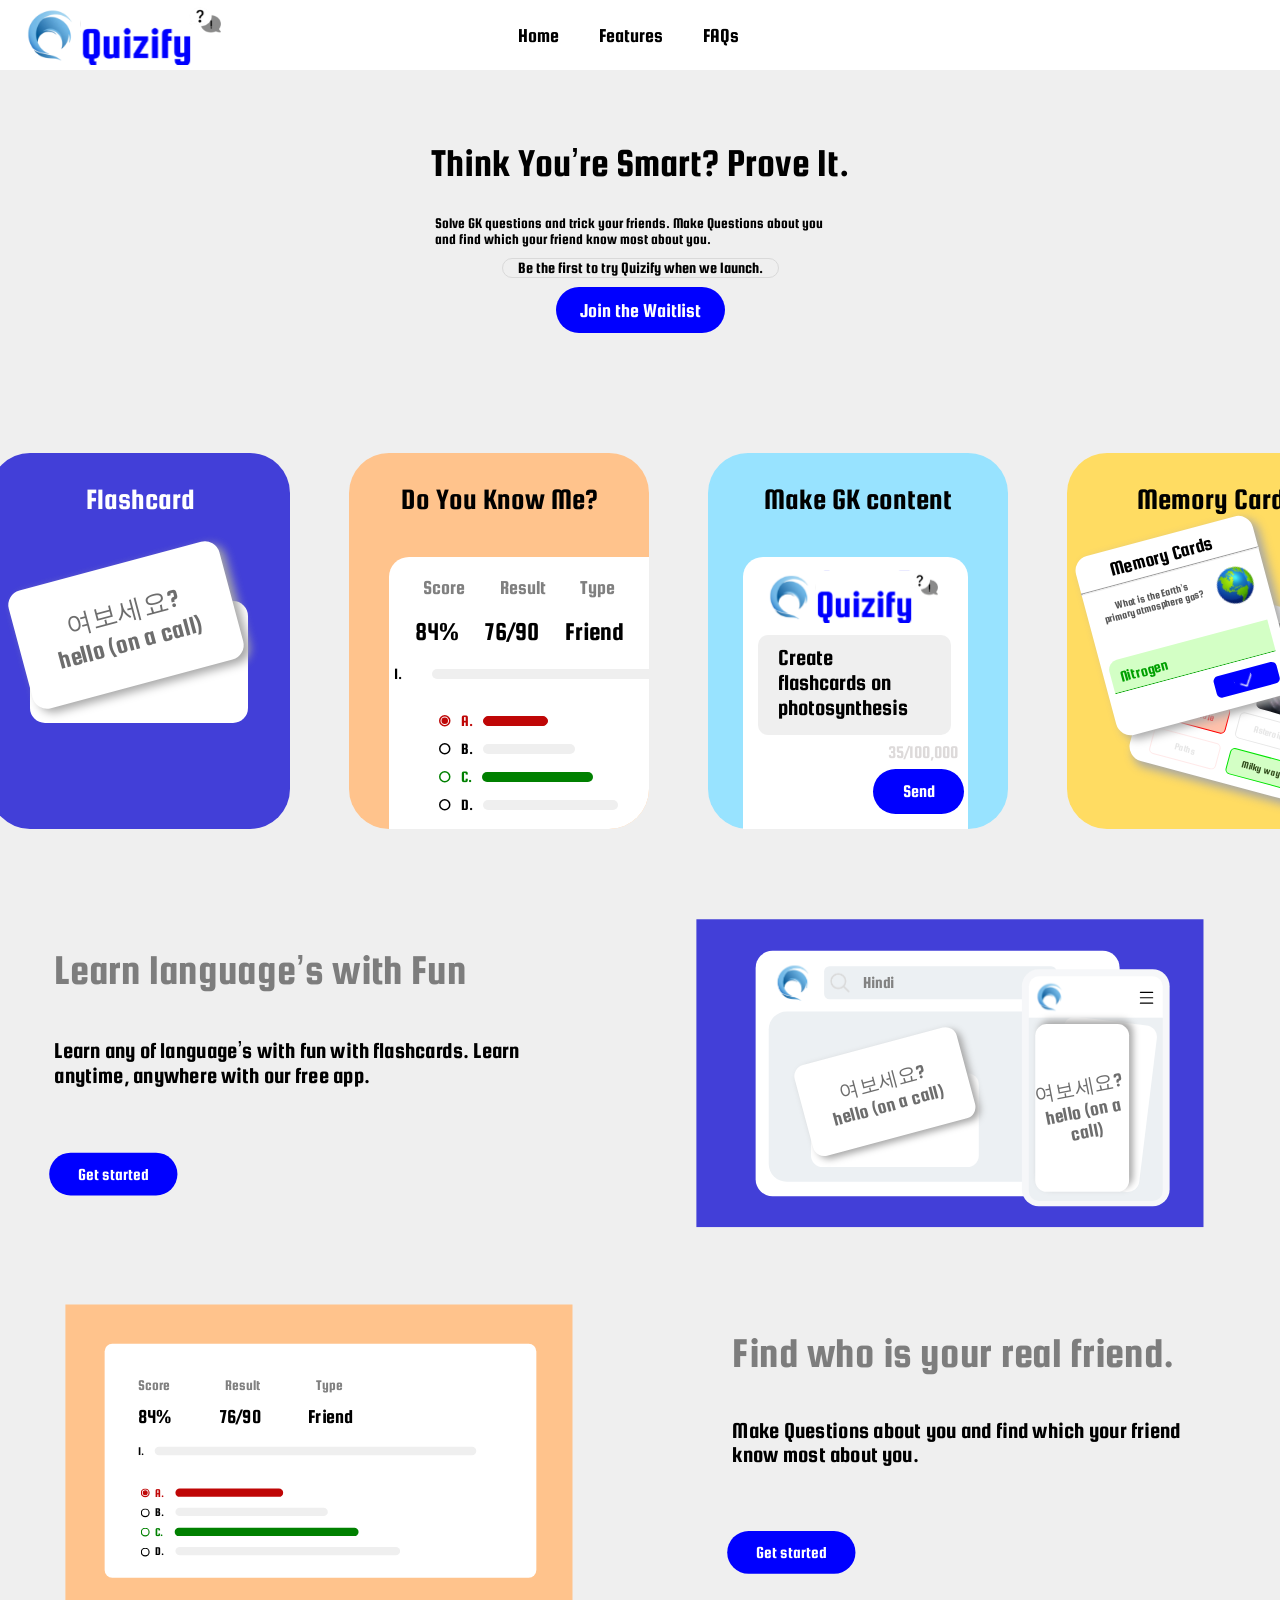
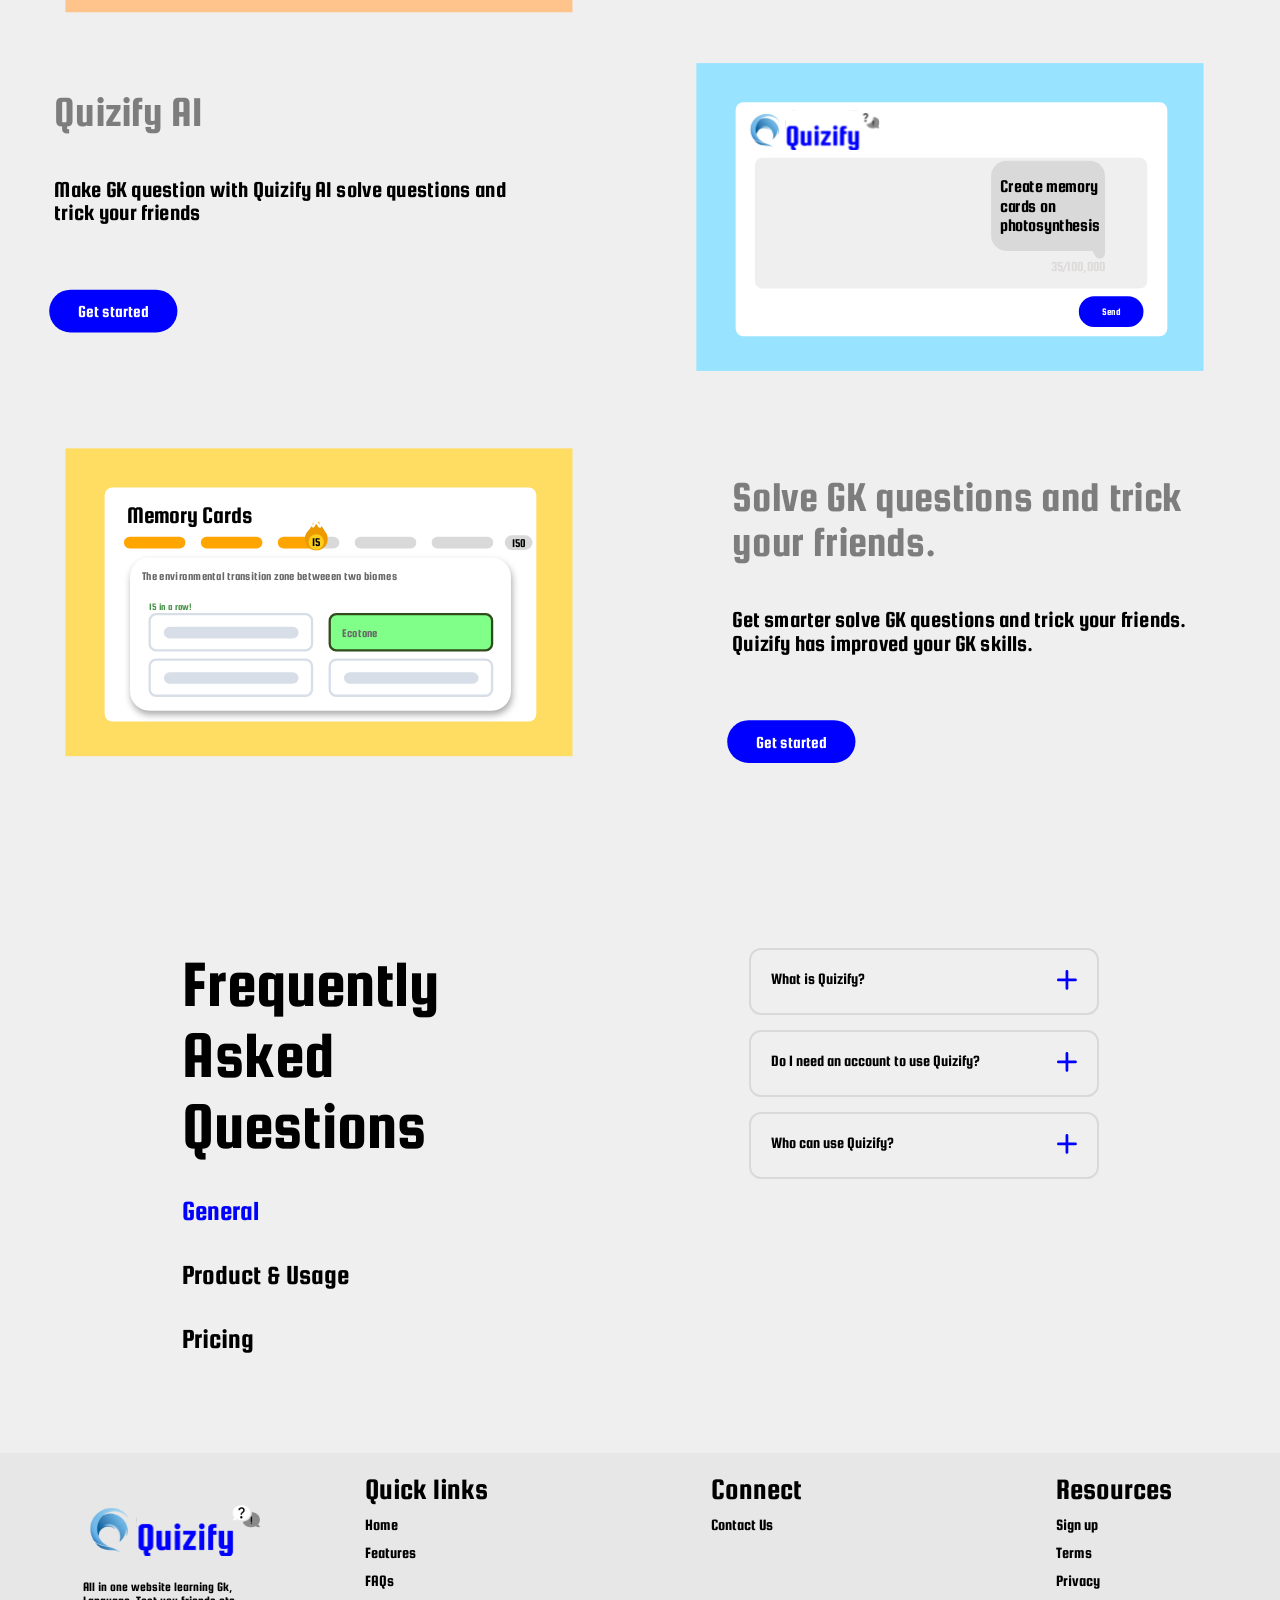
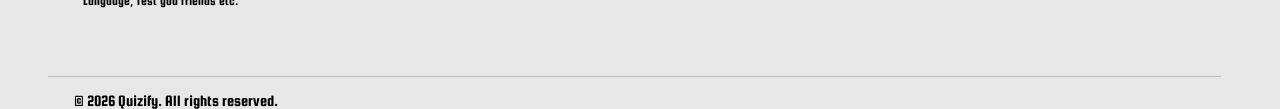
<file: index.html>
<!DOCTYPE html>
<html lang="en">

<head>
    <meta charset="UTF-8">
    <meta name="viewport" content="width=device-width, initial-scale=1.0">
    <title>Quizify</title>
    <link rel="stylesheet" href="style.css">
    <link rel="shortcut icon" href="Assests/logo.svg" type="image/x-icon">
    <script defer src="script.js"></script>
</head>

<body>

    <nav>
        <div class="logo"><a href="index.html"><img src="Assests/Quizify.svg" height="60"></a></div>
        <div class="Quick_links">
            <button><a href="#Home">Home</a></button>
            <button><a href="#Features">Features</a></button>
            <button><a href="#FAQs">FAQs</a></button>
        </div>
        <div class="hamburger">
            <div id="menuToggle">
                <input type="checkbox" id="menuCheckbox" />
                <span></span>
                <span></span>
                <span></span>
                <ul id="menu">
                    <li>
                        <a href="#Home">
                            <label for="menuCheckbox" onclick="this.parentNode.click();">Home</label>
                        </a>
                    </li>
                    <li>
                        <a href="#Features">
                            <label for="menuCheckbox" onclick="this.parentNode.click();">Features</label>
                        </a>
                    </li>
                    <li>
                        <a href="#FAQs">
                            <label for="menuCheckbox" onclick="this.parentNode.click();">Faqs</label>
                        </a>
                    </li>
                </ul>
            </div>
        </div>
    </nav>
    <div class="main_section" id="Home">
        <div class="herosection">
            <h1 class="hero_title">Think You’re Smart? Prove It.</h1>
            <p>Solve GK questions and trick your friends. Make Questions about you and find which your friend know most
                about you.</p>
            <div class="bubble">
                Be the first to try Quizify when we launch.
            </div>
            <button onclick="showForm()" id="Sign_up">Join the Waitlist</button>
            <div id="form" style="display: none;">
                <input type="email" id="email" placeholder="Enter your email">
                <button onclick="handleEmail()">Join</button>
                <p id="msg"></p>
            </div>
            <div class="herosection_cards">
                <div class="flashcard card">
                    <h1>Flashcard</h1>
                    <div class="page1"></div>
                    <div class="page2">
                        <p>여보세요?
                            hello (on a call)
                        </p>
                    </div>
                </div>
                <div class="do_you_know_me_card card">
                    <h1>Do You Know Me?</h1>
                    <div class="page1">
                        <div class="head">
                            <div class="score">Score</div>
                            <div class="result">Result</div>
                            <div class="type">Type</div>
                        </div>
                        <div class="head_no">
                            <div class="score">84%</div>
                            <div class="result">76/90</div>
                            <div class="type">Friend</div>
                        </div>
                        <div class="question_box">
                            <div class="question_no">1.</div>
                            <div class="question"></div>
                        </div>
                        <div class="options_box">
                            <div class="option1 option">
                                <button><img src="Assests/tick_option_red.svg" alt=""></button>
                                <div class="option_no1">A.</div>
                                <div class="option_txt1"></div>
                            </div>
                            <div class="option2 option">
                                <button><img src="Assests/option.svg" alt=""></button>
                                <div class="option_no2">B.</div>
                                <div class="option_txt2"></div>
                            </div>
                            <div class="option3 option">
                                <button><img src="Assests/option_green.svg" alt=""></button>
                                <div class="option_no3">C.</div>
                                <div class="option_txt3"></div>
                            </div>
                            <div class="option4 option">
                                <button><img src="Assests/option.svg" alt=""></button>
                                <div class="option_no4">D.</div>
                                <div class="option_txt4"></div>
                            </div>
                        </div>
                    </div>
                </div>
                <div class="make_gk_content_card card">
                    <h1>Make GK content</h1>
                    <div class="page1">
                        <div class="logo"><img src="Assests/Quizify.svg" alt="" height="34px"></div>
                        <div class="chat_box">
                            <h2>
                                <pre>
                                Create
                                flashcards on
                                photosynthesis
                            </pre>
                            </h2>
                            <div class="limitation_no">35/100,000</div>
                            <div class="send_button">Send</div>
                        </div>
                    </div>
                </div>
                <div class="memory_card card">
                    <h1>Memory Cards</h1>
                    <div class="page1">
                        <h3>Memory Cards</h3>
                        <hr>
                        <div class="space"><img src="Assests/space.svg" alt=""></div>
                        <div class="options">
                            <div class="row1">
                                <div class="option1">Black Hole</div>
                                <div class="option2">Asteroids</div>
                            </div>
                            <div class="row2">
                                <div class="option3">Paths</div>
                                <div class="option4">Milky way</div>
                            </div>
                        </div>
                    </div>
                    <div class="page2">
                        <h3>Memory Cards</h3>
                        <hr>
                        <div class="q">
                            <p>
                                What is the Earth’s primary
                                atmosphere gas?
                            </p>
                            <div class="q_img"><img src="Assests/earth.svg" alt=""></div>
                        </div>
                        <div class="q_ans">Nitrogen</div>
                        <div class="submit"><img src="Assests/Done.svg" alt=""></div>
                    </div>
                </div>
            </div>
        </div>
        <div id="Features">
            <div class="Learn_language_with_Fun features_cards right_cards">
                <div class="description">
                    <h1>Learn language’s with Fun</h1>
                    <p>
                        Learn any of language’s with fun with flashcards.
                        Learn anytime, anywhere with our free app.
                    </p>
                    <div class="get_started">
                        <button>Get started</button>
                    </div>
                </div>
                <div class="img">
                    <div class="page">
                        <div class="webpage">
                            <div class="nav">
                                <div class="logo"><img src="Assests/logo.svg" alt="" width="55"
                                        style="margin-top: 14px; margin-left: 21px;"></div>
                                <div class="search_bar">
                                    <div class="search_icon"><img src="Assests/Search.svg" alt=""></div>
                                    <div class="search_txt">Hindi</div>
                                </div>
                            </div>
                            <div class="main_page">
                                <div class="flashcard">
                                    <div class="page1"></div>
                                    <div class="page2">
                                        <p>여보세요?
                                            hello (on a call)
                                        </p>
                                    </div>
                                </div>
                            </div>
                        </div>
                        <div class="phonepage">
                            <div class="nav">
                                <div class="logo"><img src="Assests/logo.svg" alt="" width="42"></div>
                                <div class="menu"><img src="Assests/menu.svg" alt=""></div>
                            </div>
                            <div class="main_page">
                                <div class="flashcard">
                                    <div class="page1"></div>
                                    <div class="page2">
                                        <p>여보세요?
                                            hello (on a call)
                                        </p>
                                    </div>
                                </div>
                            </div>
                        </div>
                    </div>
                </div>
            </div>
            <div class="Find_who_is_your_real_friend features_cards left_cards">
                <div class="description">
                    <h1>Find who is your real friend.</h1>
                    <p>Make Questions about you and find which your friend know most about you.</p>
                    <div class="get_started">
                        <button>Get started</button>
                    </div>
                </div>
                <div class="img">
                    <div class="page">
                        <div class="marks_box">
                            <div class="score">Score</div>
                            <div class="result">Result</div>
                            <div class="type">Type</div>
                        </div>
                        <div class="marks_box_no">
                            <div class="score">84%</div>
                            <div class="result">76/90</div>
                            <div class="type">Friend</div>
                        </div>
                        <div class="q_box">
                            <div class="q_no">1.</div>
                            <div class="q"></div>
                        </div>
                        <div class="option_box">
                            <div class="option1 options">
                                <div class="optiontick"><img src="Assests/tick_option_red.svg" alt=""></div>
                                <div class="option_no" style="color: #BF0606;">A.</div>
                                <div class="option"></div>
                            </div>
                            <div class="option2 options">
                                <div class="optiontick"><img src="Assests/option.svg" alt=""></div>
                                <div class="option_no">B.</div>
                                <div class="option"></div>
                            </div>
                            <div class="option3 options">
                                <div class="optiontick"><img src="Assests/option_green.svg" alt=""></div>
                                <div class="option_no" style="color: #008000;">C.</div>
                                <div class="option"></div>
                            </div>
                            <div class="option4 options">
                                <div class="optiontick"><img src="Assests/option.svg" alt=""></div>
                                <div class="option_no">D.</div>
                                <div class="option"></div>
                            </div>
                        </div>
                    </div>
                </div>
            </div>
            <div class="Quizify_AI features_cards right_cards">
                <div class="description">
                    <h1>Quizify AI </h1>
                    <p>Make GK question with Quizify AI solve questions and trick your friends</p>
                    <div class="get_started">
                        <button>Get started</button>
                    </div>
                </div>
                <div class="img">
                    <div class="page">
                        <div class="nav">
                            <div class="logo"><img src="Assests/Quizify.svg" alt="" width="175"
                                    style="margin-top: 10px; margin-left: 12px;"></div>
                        </div>
                        <div class="main_section">
                            <div class="chat_box" style="width: 148px;">
                                Create
                                memory cards on
                                photosynthesis
                                <div class="chat_style"><img src="Assests/Group 3.svg" alt=""></div>
                                <div class="limitation">35/100,000</div>
                            </div>
                            <div class="send_button"><button>Send</button></div>
                        </div>
                    </div>
                </div>
            </div>
            <div class="Solve_GK_questions_and_trick_your_friends features_cards left_cards">
                <div class="description">
                    <h1>Solve GK questions and trick your friends.</h1>
                    <p>Get smarter solve GK questions and trick your friends.
                        Quizify has improved your GK skills.</p>
                    <div class="get_started">
                        <button>Get started</button>
                    </div>
                </div>
                <div class="img">
                    <div class="page">
                        <div class="name_of_card">Memory Cards</div>
                        <div class="stricks">
                            <div class="strick1"></div>
                            <div class="strick2"></div>
                            <div class="strick3">
                                <div class="strick3-half"></div>
                                <div class="strick3-full"></div>
                            </div>
                            <div class="strick4"></div>
                            <div class="strick5"></div>
                            <div class="strick"><img src="Assests/Group 4.svg" alt="">
                                <div class="txt">15</div>
                            </div>
                            <div class="strick_no">150</div>
                        </div>
                        <div class="mcq_box">
                            <div class="q">The environmental transition zone betweeen two biomes</div>
                            <div class="options">
                                <div class="sctrick">15 in a row!</div>
                                <div class="row1">
                                    <div class="option1">
                                        <div class="txt"></div>
                                    </div>
                                    <div class="option2">
                                        <div class="txt">Ecotone</div>
                                    </div>
                                </div>
                                <div class="row2">
                                    <div class="option3">
                                        <div class="txt"></div>
                                    </div>
                                    <div class="option4">
                                        <div class="txt"></div>
                                    </div>
                                </div>
                            </div>
                        </div>
                    </div>
                </div>
            </div>
        </div>
        <div id="FAQs">
            <div class="container">
                <div class="h1_with_tabs">
                    <h1>Frequently Asked Questions</h1>

                    <div class="tabs">
                        <div class="tab active" data-tab="general">General</div>
                        <div class="tab" data-tab="product">Product & Usage</div>
                        <div class="tab" data-tab="pricing">Pricing</div>
                    </div>
                </div>

                <div class="faq-box">
                    <div class="faq-content active" id="general">
                        <div class="faq-item">
                            <div class="faq-question">What is Quizify? <span><img src="Assests/plus.svg" alt=""></span>
                            </div>
                            <div class="faq-answer">Quizify is a platform where you can create quizzes, flashcards, and
                                fun “Do You Know Me?” tests to challenge your friends.</div>
                        </div>

                        <div class="faq-item">
                            <div class="faq-question">Do I need an account to use Quizify? <span><img
                                        src="Assests/plus.svg" alt=""></span>
                            </div>
                            <div class="faq-answer">Yes you require account to explore features using your account,
                                creating
                                quizzes and saving progress requires login.</div>
                        </div>

                        <div class="faq-item">
                            <div class="faq-question">Who can use Quizify? <span><img src="Assests/plus.svg"
                                        alt=""></span>
                            </div>
                            <div class="faq-answer">Anyone! Students, friends, or anyone who wants to learn or have fun
                                with quizzes.</div>
                        </div>
                    </div>

                    <div class="faq-content" id="product">
                        <div class="faq-item">
                            <div class="faq-question">How do I create a quiz? <span><img src="Assests/plus.svg"
                                        alt=""></span></div>
                            <div class="faq-answer">Just sign up, go to the dashboard, and click on “Create Quiz” to
                                start.</div>
                        </div>

                        <div class="faq-item">
                            <div class="faq-question">What is the “Do You Know Me?” test? <span><img
                                        src="Assests/plus.svg" alt=""></span></div>
                            <div class="faq-answer">It’s a fun quiz where you create questions about yourself and share
                                with friends to see who knows you best.</div>
                        </div>
                        <div class="faq-item">
                            <div class="faq-question">How does Quizify AI work? <span><img src="Assests/plus.svg"
                                        alt=""></span></div>
                            <div class="faq-answer">Quizify AI helps you generate GK questions and Find who is your real
                                friend automatically based on your topic.</div>
                        </div>
                        <div class="faq-item">
                            <div class="faq-question">Can I share my quizzes with friends? <span><img
                                        src="Assests/plus.svg" alt=""></span></div>
                            <div class="faq-answer">Yes, you can share quizzes using a link and track their scores.
                            </div>
                        </div>
                        <div class="faq-item">
                            <div class="faq-question">What are flashcards and memory cards? <span><img
                                        src="Assests/plus.svg" alt=""></span></div>
                            <div class="faq-answer">Flashcards help you learn quickly, while memory cards improve recall
                                through repeated practice.</div>
                        </div>
                        <div class="faq-item">
                            <div class="faq-question">Can I track my score and progress? <span><img
                                        src="Assests/plus.svg" alt=""></span></div>
                            <div class="faq-answer">Yes, Quizify shows your results, scores, and performance stats.
                            </div>
                        </div>
                    </div>

                    <div class="faq-content" id="pricing">
                        <div class="faq-item">
                            <div class="faq-question">Is it free? <span><img src="Assests/plus.svg" alt=""></span></div>
                            <div class="faq-answer">We dont thought the priceing for now.</div>
                        </div>
                    </div>
                </div>
            </div>
        </div>
        <footer>
            <div class="upper_footer_part">
                <div class="website_content">
                    <div class="logo">
                        <img src="Assests/Quizify.svg" alt="" width="177"
                            style="margin-bottom: 21px; user-select: none;">
                    </div>
                    <div class="txt" style="width: 197px; font-size: 13px;">All in one website learning Gk, Language,
                        Test
                        you friends etc.</div>
                </div>
                <div class="links_box">
                    <div class="quick_links link_line">
                        <h1>Quick links</h1>
                        <div class="links">
                            <div class="link"><a href="#Home">Home</a></div>
                            <div class="link"><a href="#Features">Features</a></div>
                            <div class="link"><a href="#FAQs">FAQs</a></div>
                        </div>
                    </div>
                    <div class="connect link_line">
                        <h1>Connect</h1>
                        <div class="links">
                            <div class="link"><a href="mailto:usequizify@gmail.com">Contact Us</a></div>
                        </div>
                    </div>
                    <div class="resources link_line">
                        <h1>Resources</h1>
                        <div class="links">
                            <div class="link"><a href="#Home">Sign up</a></div>
                            <div class="link"><a href="/terms.html">Terms</a></div>
                            <div class="link"><a href="/privacy.html">Privacy</a></div>
                        </div>
                    </div>
                </div>
            </div>
            <div class="line"
                style="width: 91.65vw; height: 1px; background-color: #BDBDBD; margin-left: 3.75vw; margin-top: 68px;">
            </div>
            <p style="margin-left: 5.75vw; margin-top: 15px;">&copy; 2026 Quizify. All rights reserved.</p>
        </footer>
    </div>

</body>

</html>
</file>
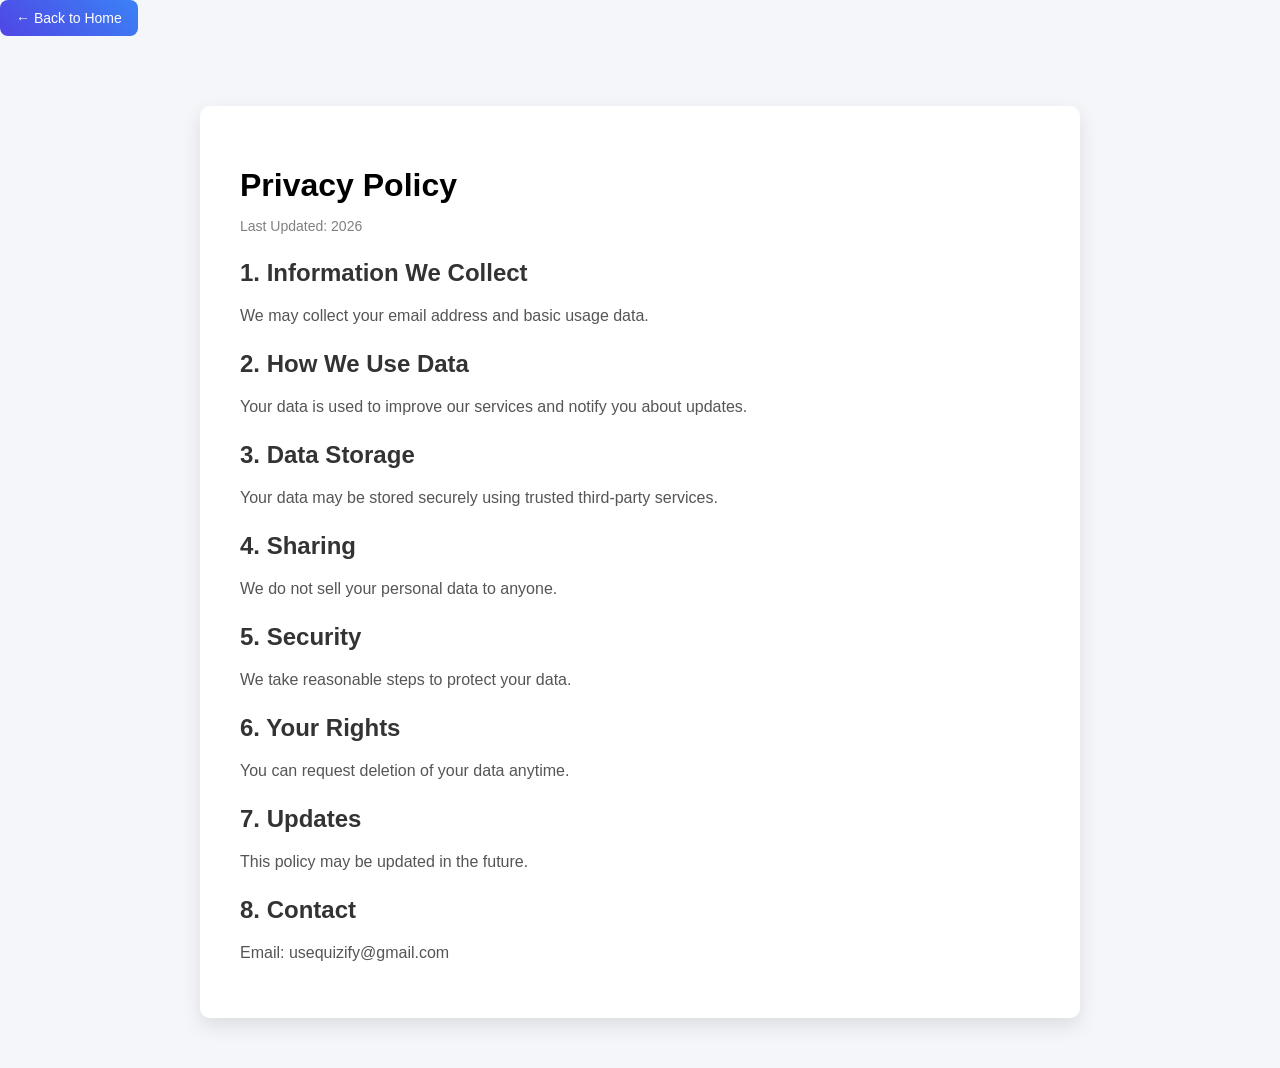
<file: privacy.html>
<!DOCTYPE html>
<html lang="en">
<head>
  <meta charset="UTF-8">
  <title>Privacy Policy - Quizify</title>
  <link rel="stylesheet" href="assests.css">
</head>
<body>
<a href="/index.html" class="back-btn">← Back to Home</a>
<div class="container">
  <h1>Privacy Policy</h1>
  <p class="date">Last Updated: 2026</p>

  <h2>1. Information We Collect</h2>
  <p>We may collect your email address and basic usage data.</p>

  <h2>2. How We Use Data</h2>
  <p>Your data is used to improve our services and notify you about updates.</p>

  <h2>3. Data Storage</h2>
  <p>Your data may be stored securely using trusted third-party services.</p>

  <h2>4. Sharing</h2>
  <p>We do not sell your personal data to anyone.</p>

  <h2>5. Security</h2>
  <p>We take reasonable steps to protect your data.</p>

  <h2>6. Your Rights</h2>
  <p>You can request deletion of your data anytime.</p>

  <h2>7. Updates</h2>
  <p>This policy may be updated in the future.</p>

  <h2>8. Contact</h2>
  <p>Email:<a href="mailto:usequizify@gmail.com" style="text-decoration: none; color: #555;"> usequizify@gmail.com</a></p>
</div>

</body>
</html>
</file>
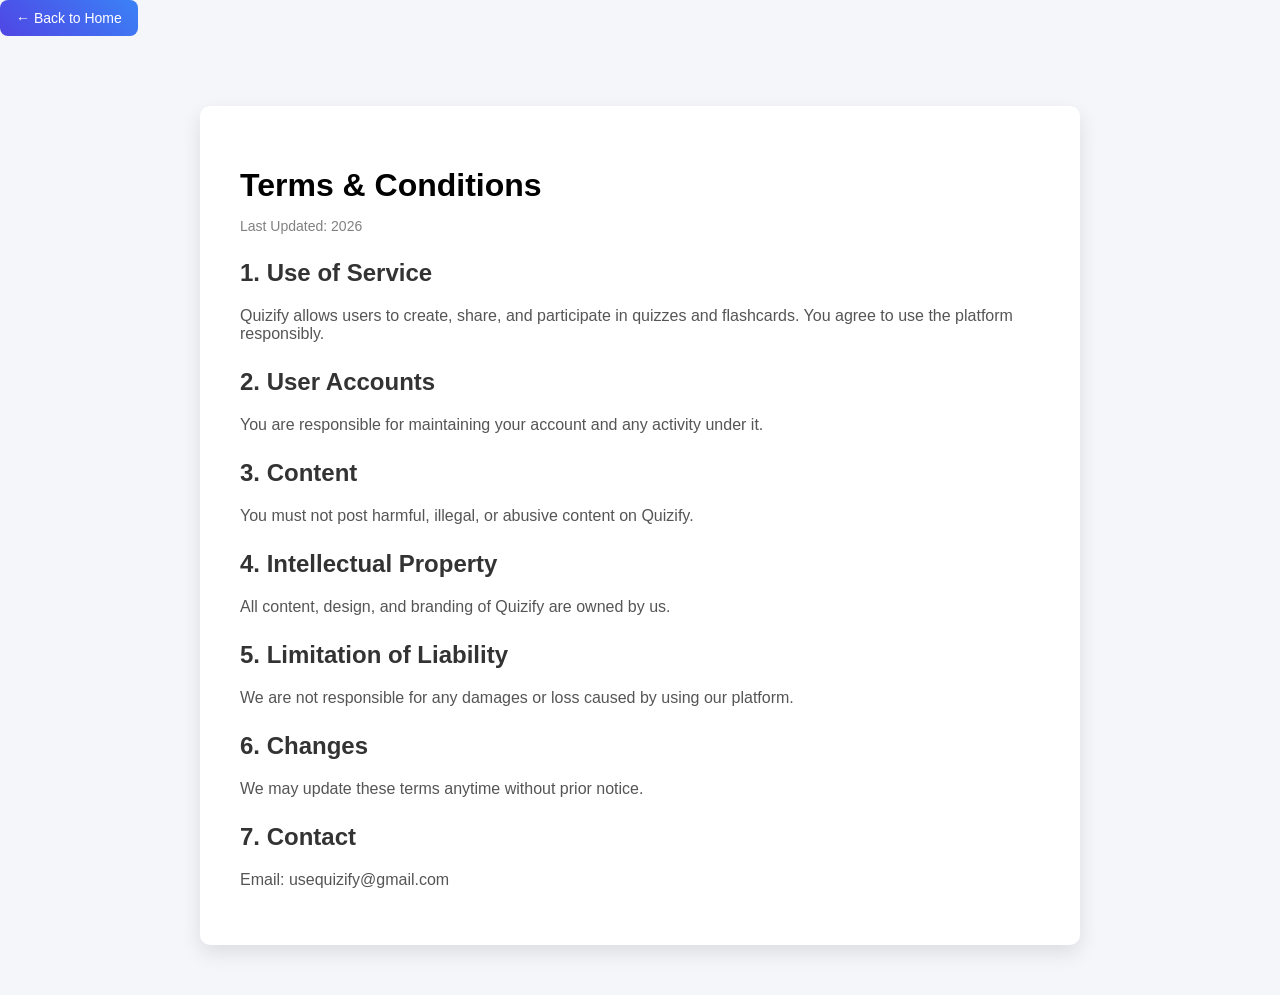
<file: terms.html>
<!DOCTYPE html>
<html lang="en">
<head>
  <meta charset="UTF-8">
  <title>Terms & Conditions - Quizify</title>
  <link rel="stylesheet" href="assests.css">
</head>
<body>
<a href="/index.html" class="back-btn">← Back to Home</a>
<div class="container">
  <h1>Terms & Conditions</h1>
  <p class="date">Last Updated: 2026</p>

  <h2>1. Use of Service</h2>
  <p>Quizify allows users to create, share, and participate in quizzes and flashcards. You agree to use the platform responsibly.</p>

  <h2>2. User Accounts</h2>
  <p>You are responsible for maintaining your account and any activity under it.</p>

  <h2>3. Content</h2>
  <p>You must not post harmful, illegal, or abusive content on Quizify.</p>

  <h2>4. Intellectual Property</h2>
  <p>All content, design, and branding of Quizify are owned by us.</p>

  <h2>5. Limitation of Liability</h2>
  <p>We are not responsible for any damages or loss caused by using our platform.</p>

  <h2>6. Changes</h2>
  <p>We may update these terms anytime without prior notice.</p>

  <h2>7. Contact</h2>
  <p>Email:<a href="mailto:usequizify@gmail.com" style="text-decoration: none; color: #555;"> usequizify@gmail.com</a></p>
</div>

</body>
</html>
</file>
<file: style.css>
@import url('https://fonts.googleapis.com/css2?family=Squada+One&display=swap');

* {
    margin: 0;
    padding: 0;
    box-sizing: border-box;
    font-family: "Squada One", sans-serif;
    font-style: normal;
}

nav {
    background-color: #FFFFFF;
    color: rgb(0, 0, 0);
    padding: 10px 20px;
    display: flex;
    justify-content: center;
    width: 100%;
    height: 70px;
    position: fixed;
    top: 0;
    left: 0;
    width: 100%;
    height: 70px;
    z-index: 1000;
}

nav .logo {
    position: absolute;
    left: 20px;
    top: 5px;
}

body {
    padding-top: 70px;
}

body::-webkit-scrollbar {
    display: none;
}

nav img {
    cursor: pointer;
    user-select: none;
}

nav button a {
    text-decoration: none;
    color: #000;
}

nav button {
    margin-left: 40px;
    font-size: 20px;
    background-color: transparent;
    border: none;
    cursor: pointer;
    user-select: none;
}

.main_section {
    background-color: #EFEFEF;
    height: auto;
    width: 100%;
    position: relative;
    z-index: 1;
    padding-top: 70px;
}

.Quick_links {
    display: flex;
    width: 400px;
    font-weight: 100;
    margin-left: 75px;
}

#Features {
    padding-top: 100px;
}

.herosection {
    display: flex;
    flex-direction: column;
    align-items: center;
    justify-content: center;
    height: auto;
}

.herosection h1 {
    font-size: 40px;
    margin-bottom: 30px;
    font-weight: 100;
}

.herosection p {
    font-size: 15px;
    margin-bottom: 40px;
    width: 411px;
}

.herosection #Sign_up {
    background-color: blue;
    color: #FFFFFF;
    border-radius: 100px;
    cursor: pointer;
    padding: 15px 20px;
    width: 169px;
    height: 46px;
    display: flex;
    align-items: center;
    justify-content: center;
    font-size: 20px;
    margin-bottom: 20px;
    border: none;
    outline: none;
    user-select: none;
}

.herosection .herosection_cards .card {
    width: 300px;
    height: 376px;
    background-color: #FFFFFF;
    border-radius: 40px;
    margin-top: 100px;
    margin-bottom: 100px;
}

.herosection .herosection_cards {
    display: flex;
    gap: 59px;
    overflow-x: auto;
    user-select: none;
}

.herosection .herosection_cards .flashcard h1 {
    color: #FFFFFF;
    display: flex;
    justify-content: space-evenly;
    margin: 0;
    padding: 10px;
    padding: 30px 10px 10px 10px;
    font-size: 30px;
}

.herosection .herosection_cards::-webkit-scrollbar {
    display: none;
}

.herosection .herosection_cards .flashcard {
    background-color: #423FD8;
    position: relative;
}

.herosection .herosection_cards .do_you_know_me_card {
    background-color: #FFC38C;
    position: relative;

}

.herosection .herosection_cards .make_gk_content_card {
    background-color: #98E3FF;
    position: relative;
}

.herosection .herosection_cards .memory_card {
    background-color: #FFDC62;
    position: relative;
}

.herosection .flashcard .page2 {
    width: 218px;
    height: 122px;
    background-color: #ffffff;
    border-radius: 15px;
    transform: rotate(-15deg);
    position: absolute;
    top: 111px;
    left: 27px;
    box-shadow: 5px 5px 10px rgb(167, 167, 167);
    color: #6D6D6D;
    display: flex;
    align-items: center;
    justify-content: center;
}

.herosection .flashcard .page2 p {
    font-size: 26px;
    text-align: center;
    width: 166px;
    padding-top: 40px;
}

.herosection .flashcard .page1 {
    width: 218px;
    height: 122px;
    background-color: #ffffff;
    border-radius: 15px;
    position: absolute;
    top: 148px;
    left: 40px;
}

.herosection .herosection_cards .do_you_know_me_card h1,
.herosection .herosection_cards .make_gk_content_card h1,
.herosection .herosection_cards .memory_card h1 {
    display: flex;
    justify-content: space-evenly;
    margin: 0;
    padding: 30px 10px 10px 10px;
    font-size: 30px;
}

.herosection .herosection_cards .do_you_know_me_card .page1 {
    width: 260px;
    height: 272px;
    background-color: #ffffff;
    border-top-left-radius: 20px;
    border-bottom-right-radius: 40px;
    position: absolute;
    right: 0px;
    bottom: 0px;
}

.do_you_know_me_card .head {
    display: flex;
    justify-content: space-evenly;
    width: 100%;
    padding-top: 20px;
    font-size: 20px;
    color: #808080;
}

.do_you_know_me_card .head_no {
    display: flex;
    justify-content: space-evenly;
    width: 100%;
    padding-top: 20px;
    font-size: 26px;
}

.do_you_know_me_card .question_box {
    display: flex;
    padding: 20px 0px 20px 5px;
    width: 100%;
}

.do_you_know_me_card .question {
    width: 226px;
    height: 10px;
    background-color: #EFEFEF;
    border-top-left-radius: 16px;
    border-bottom-left-radius: 16px;
    margin-left: 30px;
    margin-top: 4px;
}

.do_you_know_me_card .options_box {
    display: flex;
    flex-direction: column;
    gap: 11px;
    margin-left: 50px;
    margin-top: 10px;
}

.do_you_know_me_card .options_box button {
    border: none;
    outline: none;
    background-color: transparent;
}

.do_you_know_me_card .options_box .option {
    display: flex;
    width: 100%;
}

.do_you_know_me_card .options_box .option img {
    display: flex;
}

.do_you_know_me_card .option_txt1 {
    margin-left: 10px;
    margin-top: 4px;
    background-color: #BF0606;
    height: 10px;
    width: 65px;
    border-radius: 16px;
    border: 1px solid #BF0606;
}

.do_you_know_me_card .option_txt2 {
    margin-left: 10px;
    margin-top: 4px;
    border-radius: 16px;
    width: 92px;
    height: 10px;
    background-color: #EFEFEF;
}

.do_you_know_me_card .option_txt3 {
    margin-left: 10px;
    margin-top: 4px;
    background-color: #008000;
    border-radius: 16px;
    width: 111px;
    height: 10px;
}

.do_you_know_me_card .option_txt4 {
    margin-left: 10px;
    margin-top: 4px;
    border-radius: 16px;
    width: 135px;
    height: 10px;
    background-color: #EFEFEF;
}

.do_you_know_me_card .option_no1,
.do_you_know_me_card .option_no2,
.do_you_know_me_card .option_no3,
.do_you_know_me_card .option_no4 {
    margin-left: 10px;
}

.do_you_know_me_card .option_no1 {
    color: #BF0606;
}


.do_you_know_me_card .option_no3 {
    color: #008000;
}

.make_gk_content_card .page1 {
    width: 225px;
    height: 272px;
    background-color: #ffffff;
    border-top-left-radius: 20px;
    border-top-right-radius: 20px;
    position: absolute;
    left: 35px;
    bottom: 0px;
}

.make_gk_content_card .page1 .logo img {
    width: 175px;
    height: 150px;
    margin-top: -35px;
    margin-left: 20px;
}

.make_gk_content_card .chat_box {
    width: 193px;
    height: 100px;
    background-color: #EFEFEF;
    border-radius: 10px;
    display: flex;
    font-size: 20px;
    margin-top: -40px;
    margin-left: 15px;
}

.make_gk_content_card .chat_box h2 {
    margin-left: -140px;
    margin-top: 10px;
    font-size: 23px;
    font-weight: 100;
}

.make_gk_content_card .chat_box .limitation_no {
    margin-left: -20px;
    margin-top: 108px;
    font-size: 18px;
    color: #DDDADA;
}

.make_gk_content_card .chat_box .send_button {
    background-color: #0000FF;
    color: #FFFFFF;
    cursor: pointer;
    padding: 13px 30px;
    width: 91px;
    height: 45px;
    font-size: 18px;
    margin-left: -85px;
    margin-top: 134px;
    border-radius: 100px;
}

.memory_card .page2 h3,
.memory_card .page1 h3 {
    font-size: 20px;
    font-weight: 200;
    margin-top: 9px;
    margin-left: 34px;
    margin-bottom: 5px;
}

.memory_card .page2 {
    width: 183.49px;
    height: 184.88px;
    border-radius: 15px;
    background-color: #FFFFFF;
    transform: rotate(-15deg);
    position: absolute;
    top: 80px;
    left: 26px;
    box-shadow: 5px 5px 10px rgb(167, 167, 167);
}

.memory_card .page1 {
    width: 183.49px;
    height: 184.88px;
    border-radius: 15px;
    background-color: #FFFFFF;
    transform: rotate(15deg);
    position: absolute;
    top: 146px;
    left: 80px;
    box-shadow: 5px 5px 10px rgb(167, 167, 167);
}

.memory_card .page2 p {
    font-size: 11px;
    text-align: center;
    width: 110.77px;
    height: 26.32px;
    color: #575757;
    margin-top: 12px;
    margin-left: 14px;
}

.memory_card .page2 .q {
    display: flex;
}

.memory_card .page2 .q_ans {
    width: 166px;
    height: 33px;
    background-color: #D3FFC5;
    border-top-left-radius: 10px;
    margin-left: 7px;
    margin-top: -7px;
    border-bottom: 1px solid #00A000;
    padding: 9px;
    color: #00A000;
}

.memory_card .page2 .submit {
    background-color: blue;
    width: 65px;
    height: 22px;
    border-radius: 5px;
    margin-top: 9px;
    margin-left: 105px;
}

.memory_card .page2 .submit img {
    margin-top: -3px;
    margin-left: 18px;
}

.memory_card .page1 .space img {
    margin-left: 108px;
    transform: rotate(79deg);
    margin-top: 10px;
}

.memory_card .options .row1 .option1 {
    width: 68.94px;
    height: 26.84px;
    background-color: #FFC1AB;
    border: 1px solid #FF0000;
    border-radius: 5px;
    margin-top: -10px;
    margin-left: 20px;
    color: #FF0000;
    font-size: 10px;
    display: flex;
    align-items: center;
    justify-content: center;
}

.memory_card .options .row1 .option2 {
    width: 68.94px;
    height: 26.84px;
    background-color: #ffffff;
    border: 1px solid #E7E7E7;
    border-radius: 5px;
    margin-top: -10px;
    margin-left: 10px;
    color: #E7E7E7;
    font-size: 10px;
    display: flex;
    align-items: center;
    justify-content: center;
}

.memory_card .options .row2 .option3 {
    width: 68.94px;
    height: 26.84px;
    background-color: #FFFFFF;
    border: 1px solid #FFE7E7E7;
    border-radius: 5px;
    margin-left: 20px;
    color: #E7E7E7;
    font-size: 10px;
    display: flex;
    align-items: center;
    justify-content: center;
}

.memory_card .options .row2 .option4 {
    width: 68.94px;
    height: 26.84px;
    background-color: #D3FFC5;
    border: 1px solid #00E400;
    border-radius: 5px;
    margin-left: 10px;
    color: #314C1C;
    font-size: 10px;
    display: flex;
    align-items: center;
    justify-content: center;
}

.memory_card .options .row1,
.memory_card .options .row2 {
    display: flex;
    margin-top: 10px;
}

.Learn_language_with_Fun,
.Find_who_is_your_real_friend,
.Quizify_AI,
.Solve_GK_questions_and_trick_your_friends {
    display: flex;
    padding-bottom: 61.5px;
}

.Learn_language_with_Fun .description,
.Quizify_AI .description {
    width: auto;
    padding: 20px;
}

.Find_who_is_your_real_friend .description {
    width: auto;
    padding: 20px;
    position: absolute;
    right: 10vw;
}

.Solve_GK_questions_and_trick_your_friends .description {
    width: auto;
    padding: 20px;
    position: absolute;
    right: 10vw;
}

.Find_who_is_your_real_friend .img {
    position: relative;
    margin-left: 10vw;
}

.Learn_language_with_Fun .description,
.Quizify_AI .description {
    position: relative;
    margin-left: 10vw;
}

.Learn_language_with_Fun .img,
.Quizify_AI .img {
    margin-right: 10vw;
}

.Solve_GK_questions_and_trick_your_friends .img {
    position: relative;
    margin-left: 10vw;
}

.Learn_language_with_Fun .img {
    width: 659px;
    height: 400px;
    background-color: #423FD8;
    padding-top: 41px;
    padding-left: 39px;
    position: absolute;
    right: 15px;
}

.Find_who_is_your_real_friend .img {
    width: 659px;
    height: 400px;
    background-color: #FFC38C;
}

.Quizify_AI .img {
    width: 659px;
    height: 400px;
    background-color: #98E3FF;
    position: absolute;
    right: 15px;
}

.Solve_GK_questions_and_trick_your_friends .img {
    width: 659px;
    height: 400px;
    background-color: #FFDC62;
}

.Learn_language_with_Fun .img .page {
    margin-left: 38px;
}

.Learn_language_with_Fun .img .page .webpage .nav {
    display: flex;
}

.Learn_language_with_Fun .img .page .webpage {
    width: 473px;
    height: 319px;
    border-radius: 22px;
    background-color: #FFFFFF;
}

.Learn_language_with_Fun .img .page .webpage .nav .search_bar {
    width: 302px;
    height: 43px;
    background-color: #ECF0F3;
    border-radius: 7px;
    margin-top: 20px;
    margin-left: 13px;
    display: flex;
    color: #828282;
}

.Learn_language_with_Fun .img .page .webpage .nav .search_bar .search_txt {
    margin-top: 9px;
    margin-left: 14px;
    font-size: 22px;
}

.Learn_language_with_Fun .img .page .webpage .nav .search_bar .search_icon img {
    margin-top: 6px;
    margin-left: 5px;
}


.Learn_language_with_Fun .img .page .webpage .main_page {
    width: 436px;
    height: 221px;
    border-radius: 23px;
    background-color: #ECF0F3;
    margin-top: 7px;
    margin-left: 17px;
}

.Learn_language_with_Fun .img .page .phonepage .main_page .flashcard {
    position: absolute;
    top: 267px;
    right: 315px;
    transform: rotate(285deg);
}

.Learn_language_with_Fun .img .page .webpage .main_page .flashcard {
    position: absolute;
    top: 52px;
    left: 109px;
}

.Learn_language_with_Fun .img .page .phonepage .main_page .flashcard .page1 {
    width: 218px;
    height: 122px;
    background-color: #ffffff;
    border-radius: 15px;
    position: absolute;
    top: 134px;
    left: 38px;
    transform: rotate(352deg);
}

.Learn_language_with_Fun .img .page .webpage .main_page .flashcard .page1 {
    width: 218px;
    height: 122px;
    background-color: #ffffff;
    border-radius: 15px;
    position: absolute;
    top: 148px;
    left: 40px;
}

.Learn_language_with_Fun .img .page .phonepage .main_page .flashcard .page2,
.Learn_language_with_Fun .img .page .webpage .main_page .flashcard .page2 {
    width: 218px;
    height: 122px;
    background-color: #ffffff;
    border-radius: 15px;
    transform: rotate(-15deg);
    position: absolute;
    top: 111px;
    left: 27px;
    box-shadow: 5px 5px 10px rgb(167, 167, 167);
    color: #6D6D6D;
    display: flex;
    align-items: center;
    justify-content: center;
}

.Learn_language_with_Fun .img .page .webpage .main_page .flashcard .page2 p {
    font-size: 26px;
    text-align: center;
    width: 166px;
}

.Learn_language_with_Fun .img .page .phonepage .main_page .flashcard .page2 p {
    font-size: 26px;
    text-align: center;
    width: 116px;
    transform: rotate(79deg);
}

.Learn_language_with_Fun .img .page .phonepage {
    height: 308px;
    width: 192px;
    background-color: #F6F7F9;
    border-radius: 22px;
    position: absolute;
    bottom: 27px;
    left: 423px;
    border-radius: 22px;
    padding: 9px;
}

.Learn_language_with_Fun .img .page .phonepage .nav {
    width: 174px;
    height: 54px;
    border-top-right-radius: 13px;
    border-top-left-radius: 13px;
    background-color: #FFFFFF;
    padding: 6px;
    display: flex;
}

.Learn_language_with_Fun .img .page .phonepage .nav .menu img {
    margin-top: 10px;
    margin-left: 10px;
    position: absolute;
    right: 18px;
}

.Learn_language_with_Fun .img .page .phonepage .main_page {
    width: 174px;
    height: 238px;
    background-color: #ECF0F3;
    border-bottom-left-radius: 13px;
    border-bottom-right-radius: 13px;
}

.Learn_language_with_Fun .description h1,
.Find_who_is_your_real_friend .description h1,
.Quizify_AI .description h1,
.Solve_GK_questions_and_trick_your_friends .description h1 {
    font-size: 50px;
    font-weight: 100;
    color: #7D7D7D;
    margin-left: 50px;
}

.Learn_language_with_Fun .description p,
.Find_who_is_your_real_friend .description p,
.Quizify_AI .description p,
.Solve_GK_questions_and_trick_your_friends .description p {
    font-size: 27px;
    color: black;
    margin-top: 50px;
    margin-left: 50px;
    width: 544px;
}

.Find_who_is_your_real_friend .img .page,
.Solve_GK_questions_and_trick_your_friends .img .page {
    width: 561px;
    height: 304px;
    background-color: #ffffff;
    margin: 51px;
    padding: 43px 0 0 43px;
    border-radius: 10px;
}

.Find_who_is_your_real_friend .img .page .marks_box_no {
    display: flex;
    font-size: 26px;
    gap: 61px;
    margin-top: 17px;
}

.Find_who_is_your_real_friend .img .page .marks_box {
    display: flex;
    gap: 72px;
    font-size: 20px;
    color: #808080;
}

.Find_who_is_your_real_friend .img .page .q_box {
    display: flex;
    margin-top: 24px;
    width: auto;
}

.Find_who_is_your_real_friend .img .page .q_box .q_no {
    font-size: 15px;
}

.Find_who_is_your_real_friend .img .page .q_box .q {
    width: 418px;
    height: 11px;
    background-color: #EFEFEF;
    border-radius: 100px;
    margin-top: 2px;
    margin-left: 14px;
}

.Find_who_is_your_real_friend .img .page .option_box .options {
    display: flex;
}

.Find_who_is_your_real_friend .img .page .option_box .options .optiontick img {
    margin-top: 3.5px;
}

.Find_who_is_your_real_friend .img .page .option_box .options .optiontick,
.Find_who_is_your_real_friend .img .page .option_box .options .option_no {
    margin: 3.5px;
}

.Find_who_is_your_real_friend .img .page .option_box {
    margin-top: 33px;
}

.Find_who_is_your_real_friend .img .page .option_box .option1 .option {
    width: 140px;
    height: 11px;
    border-radius: 16px;
    background-color: #BF0606;
    margin-top: 6.7px;
    margin-left: 11px;
}

.Find_who_is_your_real_friend .img .page .option_box .option2 .option {
    width: 198px;
    height: 11px;
    border-radius: 16px;
    background-color: #EFEFEF;
    margin-left: 11px;
    margin-top: 6.7px;
}

.Find_who_is_your_real_friend .img .page .option_box .option3 .option {
    width: 239px;
    height: 11px;
    border-radius: 16px;
    background-color: #008000;
    margin-left: 11px;
    margin-top: 6.7px;
}

.Find_who_is_your_real_friend .img .page .option_box .option4 .option {
    width: 292px;
    height: 11px;
    margin-left: 11px;
    border-radius: 16px;
    background-color: #EFEFEF;
    margin-top: 6.7px;
}

.Learn_language_with_Fun .description .get_started button,
.Find_who_is_your_real_friend .description .get_started button,
.Quizify_AI .description .get_started button,
.Solve_GK_questions_and_trick_your_friends .description .get_started button {
    background-color: blue;
    color: #FFFFFF;
    border-radius: 200px;
    cursor: pointer;
    width: 150px;
    height: 50px;
    display: flex;
    align-items: center;
    justify-content: center;
    font-size: 20px;
    margin-top: 76px;
    margin-left: 44px;
    border: none;
    outline: none;
    user-select: none;
}

.Quizify_AI .img .page {
    width: 561px;
    height: 304px;
    background-color: #ffffff;
    margin: 51px;
    border-radius: 10px;
}

.Quizify_AI .img .page .main_section {
    width: 510px;
    height: 170px;
    border-radius: 10px;
    background-color: #EFEFEF;
    margin-top: 7px;
    margin-left: 25px;
    position: relative;
}

.Quizify_AI .img .page .main_section .chat_box {
    padding: 0 10px 0 15px;
    height: 117px;
    background-color: #D9D9D9;
    border-radius: 20px;
    font-size: 23px;
    display: flex;
    justify-content: center;
    align-items: center;
    position: absolute;
    right: 55px;
    bottom: 49px;
}

.Quizify_AI .img .page .main_section .chat_box .limitation {
    font-size: 18px;
    color: #DDDADA;
    position: absolute;
    bottom: -30px;
    right: 0;
}

.Quizify_AI .img .page .main_section .send_button button {
    position: absolute;
    bottom: -50px;
    right: 5px;
    border: none;
    outline: none;
    background-color: #0000FF;
    border-radius: 100px;
    color: #FFFFFF;
    padding: 13px 30px;
    cursor: pointer;
}

.Quizify_AI .img .page .main_section .chat_box .chat_style img {
    position: absolute;
    top: 84px;
    right: 0;
}

.features_cards .description {
    width: 659px;
    height: 400px;
}

.Solve_GK_questions_and_trick_your_friends .img .page .name_of_card {
    font-size: 31px;
    position: absolute;
    top: 70px;
    left: 80px;
}

.Solve_GK_questions_and_trick_your_friends .img .page .stricks {
    display: flex;
    margin-top: 21px;
    margin-left: -18px;
}

.Solve_GK_questions_and_trick_your_friends .img .page .strick1 {
    width: 80px;
    height: 15px;
    border-radius: 20px;
    background-color: #FFA500;
    margin-right: 20px;
}

.Solve_GK_questions_and_trick_your_friends .img .page .strick2 {
    width: 80px;
    height: 15px;
    border-radius: 20px;
    background-color: #FFA500;
    margin-right: 20px;
}

.Solve_GK_questions_and_trick_your_friends .img .page .strick3 {
    display: flex;
}

.Solve_GK_questions_and_trick_your_friends .img .page .strick3-half {
    width: 54px;
    height: 15px;
    border-top-left-radius: 20px;
    border-bottom-left-radius: 20px;
    background-color: #FFA500;
}

.Solve_GK_questions_and_trick_your_friends .img .page .strick3-full {
    width: 26px;
    height: 15px;
    border-top-right-radius: 20px;
    border-bottom-right-radius: 20px;
    background-color: #D9D9D9;
    margin-right: 20px;
}

.Solve_GK_questions_and_trick_your_friends .img .page .strick4 {
    width: 80px;
    height: 15px;
    border-radius: 20px;
    background-color: #D9D9D9;
    margin-right: 20px;
}

.Solve_GK_questions_and_trick_your_friends .img .page .strick5 {
    width: 80px;
    height: 15px;
    border-radius: 20px;
    background-color: #D9D9D9;
    margin-right: 20px;
}

.Solve_GK_questions_and_trick_your_friends .img .page .strick img {
    position: absolute;
    left: 311px;
    top: 95px;
}

.Solve_GK_questions_and_trick_your_friends .img .page .strick .txt {
    position: absolute;
    left: 320px;
    top: 113px;
}

.Solve_GK_questions_and_trick_your_friends .img .page .stricks .strick_no {
    padding: 1px 9px 1px 9px;
    border-radius: 20px;
    background-color: #D9D9D9;
    margin-top: -2px;
    margin-left: -5px;
}

.Solve_GK_questions_and_trick_your_friends .img .page .mcq_box {
    width: 495px;
    height: 199px;
    background-color: #FFFFFF;
    box-shadow: 1.5px 5px 10px rgb(167, 167, 167);
    margin-top: 10px;
    margin-left: -10px;
    font-size: 16px;
    border-radius: 25px;
    color: #696969;
    padding: 15px;
}

.Solve_GK_questions_and_trick_your_friends .img .page .mcq_box .options .row1,
.Solve_GK_questions_and_trick_your_friends .img .page .mcq_box .options .row2 {
    display: flex;
    gap: 11px;
}

.Solve_GK_questions_and_trick_your_friends .img .page .mcq_box .options .sctrick {
    margin-top: 25px;
    margin-bottom: -8px;
    font-size: 13px;
    color: #489448;
    margin-left: 10px;
}

.Solve_GK_questions_and_trick_your_friends .img .page .mcq_box .options .option2 .txt {
    margin-left: 15px;
}

.Solve_GK_questions_and_trick_your_friends .img .page .mcq_box .options .option2 {
    width: 214px;
    height: 50px;
    background-color: #80FF89;
    border: 3px solid #314C1C;
    border-radius: 10px;
    margin-top: 9px;
    margin-left: 9px;
    display: flex;
    align-items: center;
}

.Solve_GK_questions_and_trick_your_friends .img .page .mcq_box .options .option1 .txt,
.Solve_GK_questions_and_trick_your_friends .img .page .mcq_box .options .option3 .txt,
.Solve_GK_questions_and_trick_your_friends .img .page .mcq_box .options .option4 .txt {
    width: 175px;
    height: 15px;
    border-radius: 34px;
    background-color: #D7DEE8;
}

.Solve_GK_questions_and_trick_your_friends .img .page .mcq_box .options .option1,
.Solve_GK_questions_and_trick_your_friends .img .page .mcq_box .options .option3,
.Solve_GK_questions_and_trick_your_friends .img .page .mcq_box .options .option4 {
    width: 214px;
    height: 50px;
    background-color: #FFFFFF;
    border: 3px solid #D7DEE8;
    border-radius: 10px;
    margin-top: 9px;
    margin-left: 9px;
    display: flex;
    align-items: center;
    justify-content: center;
}

.hamburger {
    display: none;
}


* {
    scroll-behavior: smooth;
}

.hamburger #menuToggle {
    display: block;
    position: fixed;
    top: 25px;
    right: 25px;
    z-index: 1;
    -webkit-user-select: none;
    user-select: none;
}

.hamburger #menuToggle a {
    text-decoration: none;
    color: #000000;
    transition: color 0.3s ease;
}

.hamburger #menuToggle a:hover {
    color: tomato;
}

.hamburger #menuToggle input {
    display: block;
    width: 40px;
    height: 32px;
    position: absolute;
    left: -5px;
    cursor: pointer;
    opacity: 0;
    z-index: 2;
    -webkit-touch-callout: none;
}

.hamburger #menuToggle span {
    display: block;
    width: 33px;
    height: 4px;
    margin-bottom: 5px;
    position: relative;
    background: #010101;
    border-radius: 3px;
    z-index: 1;
    transform-origin: 4px 0px;
    transition: transform 0.5s cubic-bezier(0.77, 0.2, 0.05, 1.0),
        background 0.5s cubic-bezier(0.77, 0.2, 0.05, 1.0),
        opacity 0.55s ease;
    user-select: none;
}

.hamburger #menuToggle span:first-child {
    transform-origin: 0% 0%;
}

.hamburger #menuToggle span:nth-last-child(2) {
    transform-origin: 0% 100%;
}

.hamburger #menuToggle input:checked~span {
    opacity: 1;
    transform: rotate(45deg) translate(-2px, -1px);
    background: #232323;
}

.hamburger #menuToggle input:checked~span:nth-last-child(3) {
    opacity: 0;
    transform: rotate(0deg) scale(0.2, 0.2);
}

.hamburger #menuToggle input:checked~span:nth-last-child(2) {
    transform: rotate(-45deg) translate(0, -1px);
}

.hamburger #menu {
    position: absolute;
    right: -24px;
    width: 100vw;
    height: 100vh;
    margin: 2.6vh 0 0 -50px;
    padding: 50px;
    padding-top: 125px;
    box-sizing: border-box;
    overflow-y: auto;
    background: #ededed;
    list-style-type: none;
    -webkit-font-smoothing: antialiased;
    transform-origin: 0% 0%;
    transform: translate(100%, 0);
    transition: transform 0.5s cubic-bezier(0.77, 0.2, 0.05, 1.0);
}

.hamburger #menu li {
    padding: 10px 0;
    font-size: 22px;
}

.hamburger #menu li label {
    cursor: pointer;
}

.hamburger #menuToggle input:checked~ul {
    transform: none;
}

.hamburger #menuToggle ul {
    display: flex;
    flex-direction: column;
    align-items: center;
}

@media (max-width: 579px) {
    .main_section {
        width: calc(100% + (579px - 100vw));
    }
}

@media (max-width: 1260px) {
    .main_section {
        width: calc(100% + (1260px - 100vw));
    }

    .links_box .quick_links h1 {
        width: 12vw;
    }
}

#FAQs {
    display: flex;
    justify-content: center;
    padding-bottom: 100px;
    padding-top: 60px;
}

#FAQs h1 {
    font-size: 67px;
    font-weight: 100;
    width: 267px;
}

#FAQs .container {
    display: flex;
    gap: 300px;
}

#FAQs .tabs {
    width: 200px;
}

#FAQs .tabs div {
    font-size: 28px;
    margin-top: 35px;
    cursor: pointer;
}

#FAQs .tabs .active {
    color: blue;
}

#FAQs .faq-box {
    flex: 1;
}

#FAQs .faq-item {
    background: transparent;
    border: 2px solid #D9D9D9;
    width: 350px;
    margin-bottom: 15px;
    border-radius: 12px;
    overflow: hidden;
    cursor: pointer;
}

#FAQs .faq-question {
    padding: 20px;
    display: flex;
    justify-content: space-between;
}

#FAQs .faq-question span {
    transition: 0.3s;
    user-select: none;
}

#FAQs .faq-answer {
    max-height: 0;
    overflow: hidden;
    background: #eee;
    padding: 0 20px;
    transition: 0.3s;
}

#FAQs .faq-item.active .faq-answer {
    max-height: 150px;
    background-color: #efefef;
    border: 1px solid #d9d9d9;
    padding: 15px 20px;
}

#FAQs .faq-item.active span {
    transform: rotate(45deg);
}

#FAQs .faq-content {
    display: none;
}

#FAQs .faq-content.active {
    display: block;
}

.herosection .bubble {
    position: absolute;
    width: auto;
    height: 20px;
    padding: 0 15px;
    background-color: transparent;
    border-radius: 100px;
    top: 188px;
    animation: 4s infinite ease-in-out;
    border: 1px solid #D9D9D9;
    user-select: none;
}

@media screen and (max-width: 1083px) {

    #Features {
        margin-bottom: -80px;
    }

    .herosection .bubble {
        top: 207px;
    }

    .features_cards {
        display: flex;
        flex-direction: column;
        align-items: center;
    }

    .features_cards .description,
    .features_cards .img {
        position: static;
    }

    .features_cards .img {
        margin-top: 20px;
    }

    .left_cards .description {
        margin-right: 0px !important;
    }

    .right_cards .description {
        margin-right: -79px;
    }

    .left_cards .img {
        margin-right: -64px;
    }

    .right_cards .img {
        margin-right: 2px !important;
    }

    #FAQs .tabs {
        width: auto;
        display: flex;
        gap: 37px;
    }

    #FAQs .container {
        display: block;
    }

    .faq-box {
        margin-top: 57px;
    }

    #FAQs .tabs div {
        font-size: 23px;
        margin-left: -5px;
    }

    .upper_footer_part .links_box .link_line {
        margin-bottom: -124px;
    }

    .upper_footer_part .links_box .resources {
        margin-bottom: 30px;
    }

    footer .upper_footer_part {
        margin-left: 56px;
    }

    footer .links_box .link_line h1 {
        width: 140px;
    }

    footer .upper_footer_part .website_content {
        margin-right: 165px;
        margin-left: -218px;
    }

    .upper_footer_part .links_box .link_line {
        margin-right: 49px;
    }

    .upper_footer_part .links_box .link_line .links .link {
        font-size: 20px;
    }

    footer .links_box .link_line h1 {
        font-size: 50px;
    }

    footer {
        padding-bottom: 21px;
    }
}

@media screen and (max-width: 628px) {
    .upper_footer_part .links_box .link_line {
        margin-bottom: -10px;
    }

    .upper_footer_part .website_content .txt {
        width: 299px;
        font-size: 26px;
    }

    .upper_footer_part .links_box,
    .upper_footer_part {
        display: flex;
        flex-direction: column;
    }

    footer .upper_footer_part {
        margin-left: 279px;
    }

    .upper_footer_part .links_box,
    .upper_footer_part {
        margin-left: -199px;
    }
}

@media screen and (max-width: 1620px) {
    #Features {
        transform: scale(0.95);
    }

    .Learn_language_with_Fun .description,
    .Quizify_AI .description {
        margin-left: 1vw;
    }

    .Find_who_is_your_real_friend .description,
    .Solve_GK_questions_and_trick_your_friends .description {
        margin-right: -11vw;
    }

    .Find_who_is_your_real_friend .img,
    .Solve_GK_questions_and_trick_your_friends .img {
        margin-left: 5vw;
    }

    .Learn_language_with_Fun .img,
    .Quizify_AI .img {
        margin-right: 1vw;
    }
}

@media screen and (max-width: 1354px) {
    .features_cards {
        transform: scale(0.95);
    }

    .right_cards .description {
        margin-left: -80px;
    }

    .right_cards .img {
        margin-right: -30px;
    }

    .left_cards .description {
        margin-right: -198px;
    }

    .left_cards .img {
        margin-left: -20px;
    }
}

@media screen and (max-width: 1284px) {
    .features_cards {
        transform: scale(0.9);
        margin-top: -55px;
    }

    .Learn_language_with_Fun {
        margin-top: -35px;
    }

    .features_cards .img {
        transform: scale(0.9);
        margin-top: -30px;
    }

    .right_cards .img {
        margin-right: -67px;
    }

    .left_cards .description {
        margin-right: -185px;
    }

    .left_cards .img {
        margin-left: -65px;
    }

    .right_cards .description {
        margin-left: -115px;
    }
}

@media (max-width: 1398px) {

    .herosection_cards {
        width: 100%;
        overflow-x: auto;
    }

    .herosection .herosection_cards {
        display: flex;
        overflow-x: auto;
        margin-bottom: -127px;
    }

    .herosection .herosection_cards .card {
        flex: 0 0 300px;
    }

    .herosection .herosection_cards::-webkit-scrollbar {
        display: none;
    }
}

@media screen and (max-width: 388px) {
    .herosection .herosection_cards {
        gap: 19px;
        transform: scale(0.9);
        width: 114% !important;
    }

}

@media screen and (max-width: 510px) {

    #Features {
        transform: scale(0.8) !important;
        margin-top: -300px !important;
    }

    #FAQs {
        margin-top: -402px !important;
    }

    footer .upper_footer_part .website_content {
        margin-bottom: -49px !important;
    }
}

@media screen and (max-width: 440px) {

    .herosection h1 {
        font-size: 35px;
        margin-bottom: 7px;
    }

    .herosection .bubble {
        top: 181px;
    }

}

@media screen and (max-width: 415px) {
    .herosection p {
        width: 342px;
    }
}

@media screen and (max-width: 440px) {
    .herosection h1 {
        font-size: 32px;
    }
}

@media screen and (max-width: 356px) {
    .herosection h1 {
        font-size: 30px;
    }
}

@media screen and (max-width: 453px) {

    #Features {
        transform: scale(0.7) !important;
        margin-top: -400px !important;
    }

    #FAQs {
        margin-top: -532px !important;
    }
}

@media screen and (max-width: 394px) {

    #Features {
        transform: scale(0.6) !important;
        margin-top: -600px !important;
    }

    #FAQs .container .h1_with_tabs h1 {
        font-size: 50px;
    }

    #FAQs {
        margin-top: -652px !important;
    }
}

@media screen and (max-width: 666px) {

    #Features {
        margin-left: calc(-20px - (666px - 100vw));
        margin-right: calc(-20px - (666px - 100vw));
    }

}

@media screen and (max-width: 713px) {

    nav .Quick_links {
        display: none;
    }

    .hamburger {
        display: block;
    }

    #Features {
        transform: scale(0.9);
        display: flex;
        flex-direction: column;
        justify-content: center;
        align-items: center;
        margin-top: -120px;
    }

    #FAQs {
        margin-top: -175px;
    }
}

footer {
    background-color: #E7E7E7;
}

footer .upper_footer_part {
    display: flex;
    justify-content: center;
    gap: 2vw;
}

footer .upper_footer_part .website_content {
    margin-top: 50px;
    margin-right: 60px;
}

footer .links_box {
    user-select: none;
    display: flex;
    gap: 16vw;
    margin-top: 20px;
}

footer .links_box .link_line {
    width: 11vw;
}

footer .links_box .link_line h1 {
    font-weight: 100;
    font-size: 30px;
}

footer .links_box .link_line .links .link {
    margin-top: 11px;
}

footer .links_box .link_line .links .link a {
    text-decoration: none;
    color: #000;
}

#form button {
    background-color: blue;
    color: #FFFFFF;
    border-radius: 200px;
    cursor: pointer;
    width: 70px;
    height: 40px;
    font-size: 20px;
    border: none;
    outline: none;
    user-select: none;
}

#form input {
    width: 300px;
    height: 40px;
    border-radius: 20px;
    border: 1px solid blue;
    padding: 0 15px;
    font-size: 16px;
    margin-top: 20px;
}

/* ogjorjivbgtkibrjbhghbbhbhgv */

@media screen and (max-width: 1083px) {

    html,
    body {
        overflow-x: hidden;
    }

    .main_section,
    .features_cards,
    .herosection {
        width: 100%;
        max-width: 1200px;
        margin: auto;
    }

    .herosection {
        padding: 20px 10px;
    }

    .herosection_cards {
        display: flex;
        gap: 16px;
        overflow-x: auto;
        padding: 20px 10px;
        scroll-snap-type: x mandatory;
    }

    .card {
        min-width: 240px;
        scroll-snap-align: start;
    }

    .features_cards {
        display: flex;
        align-items: center;
        justify-content: space-between;
        flex-wrap: wrap;
        gap: 30px;
        padding: 40px 10px;
    }

    .features_cards .description,
    .features_cards .img {
        position: static !important;
    }

    .left_cards .description {
        margin-right: 38px !important;
    }
}

@media (max-width: 1024px) {

    .features_cards {
        flex-direction: column;
        text-align: center;
        margin-top: -128px;
    }

    .card {
        min-width: 220px;
    }
}

@media (max-width: 768px) {

    .features_cards {
        gap: 20px;
    }
}

@media screen and (max-width: 629px) {
    footer .upper_footer_part .website_content {
        position: absolute !important;
        bottom: 631px !important;
        left: 304px !important;
    }
}

@media screen and (max-width: 710px) {
    .upper_footer_part .links_box .link_line .links .link {
        font-size: 20px;
        width: 129px;
    }
}

@media screen and (max-width: 1083px) {
    footer .upper_footer_part {
        flex-wrap: wrap;
        /* gap: 20px; */
        text-align: center;
    }

    footer .links_box {
        flex-wrap: wrap;
        justify-content: center;
        margin-left: -18px;
    }

    footer .upper_footer_part .website_content {
        position: absolute;
        bottom: 330px;
        left: 360px;
    }

    footer {
        padding-top: 154px;
    }
}

@media screen and (max-width: 359px) {
    .herosection .hero_title {
        width: 229px;
        text-align: center;
    }

    .herosection .bubble {
        top: 222px;
    }

    .herosection p {
        width: 268px;
        text-align: center;
    }
}

@media screen and (max-width: 415px) {
    #email {
        width: 250px !important;
        margin-left: -13px;
    }
}

@media screen and (max-width: 453px) {
    #form {
        margin-left: 39px;
    }
}

@media screen and (max-width: 359px) {
    #email {
        width: 200px !important;
        margin-left: -36px;
    }

    #msg {
        margin-left: -114px !important;
    }
}

@media screen and (max-width: 345px) {
    .herosection .herosection_cards {
        gap: 9px;
        width: 114% !important;
    }
}

@media screen and (max-width: 393px) {
    #FAQs .container .h1_with_tabs h1 {
        margin-left: 13px;
    }

    #FAQs .tabs {
        gap: 17px;
        margin-left: 15px;
    }

    #FAQs .faq-item {
        width: 292px;
        margin-left: 11px;
    }
}

.shake {
    animation: shake 0.3s;
    border: 2px solid red;
}

@keyframes shake {
    0% {
        transform: translateX(0);
    }

    25% {
        transform: translateX(-5px);
    }

    50% {
        transform: translateX(5px);
    }

    75% {
        transform: translateX(-5px);
    }

    100% {
        transform: translateX(0);
    }
}

#msg {
    margin-top: 10px;
    font-size: 14px;
    margin-left: 5px;
    user-select: none;
}
</file>
<file: assests.css>
body {
  margin: 0;
  font-family: Arial, sans-serif;
  background: #f4f6f9;
}

.container {
  max-width: 800px;
  margin: 50px auto;
  background: white;
  padding: 40px;
  border-radius: 10px;
  box-shadow: 0 8px 20px rgba(0, 0, 0, 0.1);
}

h1 {
  margin-bottom: 10px;
}

h2 {
  margin-top: 25px;
  color: #333;
}

p {
  color: #555;
}

.date {
  color: gray;
  font-size: 14px;
}

.back-btn {
  display: inline-block;
  margin-bottom: 20px;
  text-decoration: none;
  color: #fff;
  background: linear-gradient(45deg, #4f46e5, #3b82f6);
  padding: 10px 16px;
  border-radius: 8px;
  font-size: 14px;
  transition: 0.3s ease;
}

.back-btn:hover {
  transform: translateY(-2px);
  box-shadow: 0 5px 15px rgba(0, 0, 0, 0.15);
}
</file>
